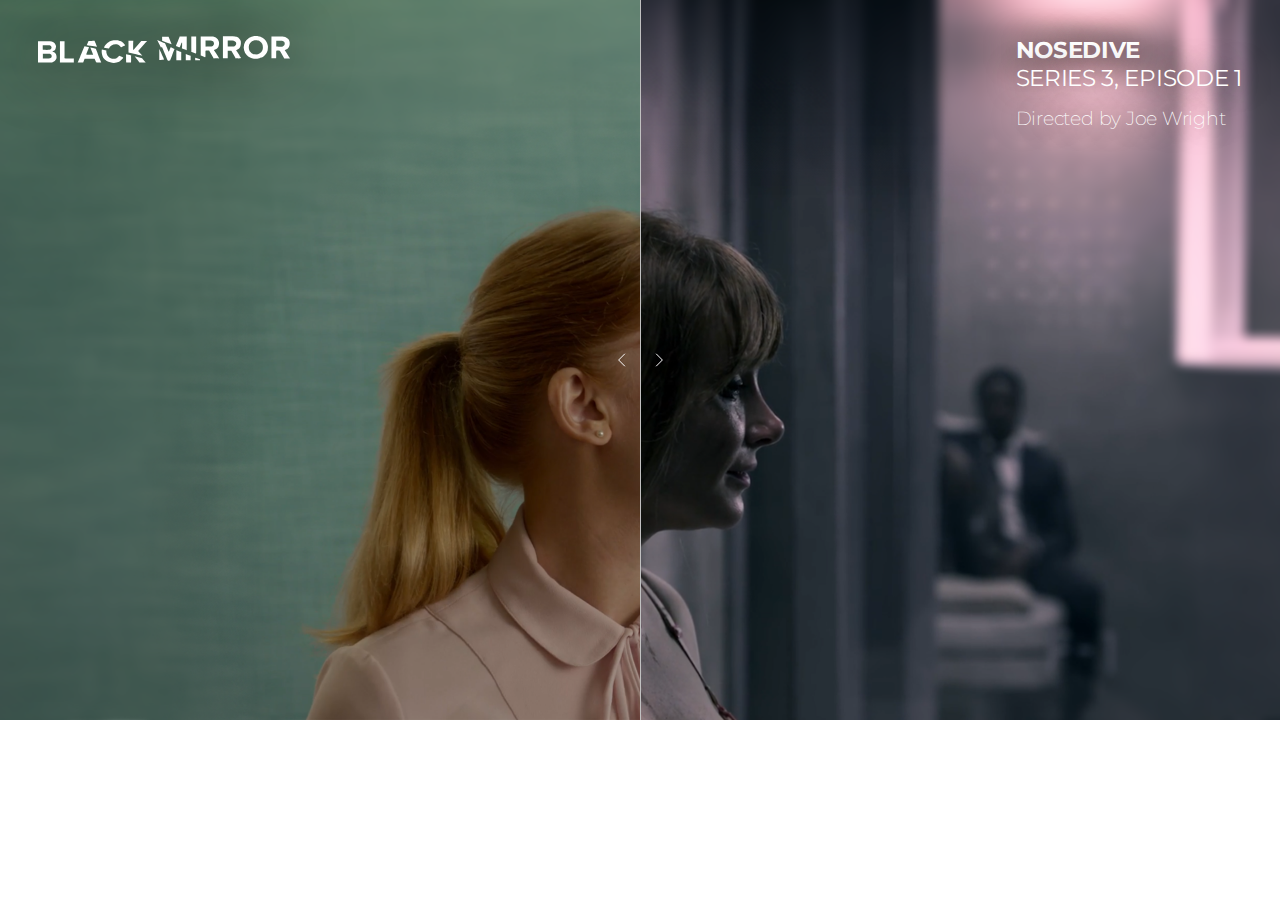
<file: Final/index.html>
<!DOCTYPE html>
<html lang="en">
  <head>
    <meta charset="UTF-8" />
    <meta name="viewport" content="width=device-width, initial-scale=1.0" />
    <title>Mike De Bastiani - DIDES Sprint</title>
    <link rel="stylesheet" href="style.css" />
    <script src="script.js"></script>
  </head>
  <body>
    <div id="instruction">Swipe</div>
    <header class="info">
      <img
        class="logo"
        src="img/Black Mirror_Logo_white.svg"
        alt="Black Mirror Logo"
      />
      <div id="info">
        <div id="ep-title">Nosedive</div>
        <div id="se-ep-title">Series 3, Episode 1</div>
        <div id="author">Directed by Joe Wright</div>
      </div>
    </header>
    <img-comparison-slider>
      <figure slot="first" class="before">
        <img class="bg-image default-img" src="img/Bg_Desktop-Slide-1.png" />
        <img
          class="bg-image mobile-img"
          src="img/Bg_Mobile-Slide-1_cropped.png"
        />
        <figcaption>
          <img class="score" src="img/good-score.svg" alt="Good Score" />
          <div class="quote">
            “We’d need you<br />
            around a 4.5.”
          </div>
        </figcaption>
      </figure>
      <figure slot="second" class="after">
        <img class="bg-image default-img" src="img/Bg_Desktop-Slide-2.png" />
        <img
          class="bg-image mobile-img"
          src="img/Bg_Mobile-Slide-2_cropped.png"
        />
        <figcaption>
          <img class="score" src="img/bad-score.svg" alt="Bad Score" />
          <div class="quote">“She’s, a<br />fucking 1.1.”</div>
        </figcaption>
      </figure>
    </img-comparison-slider>
  </body>
</html>
</file>
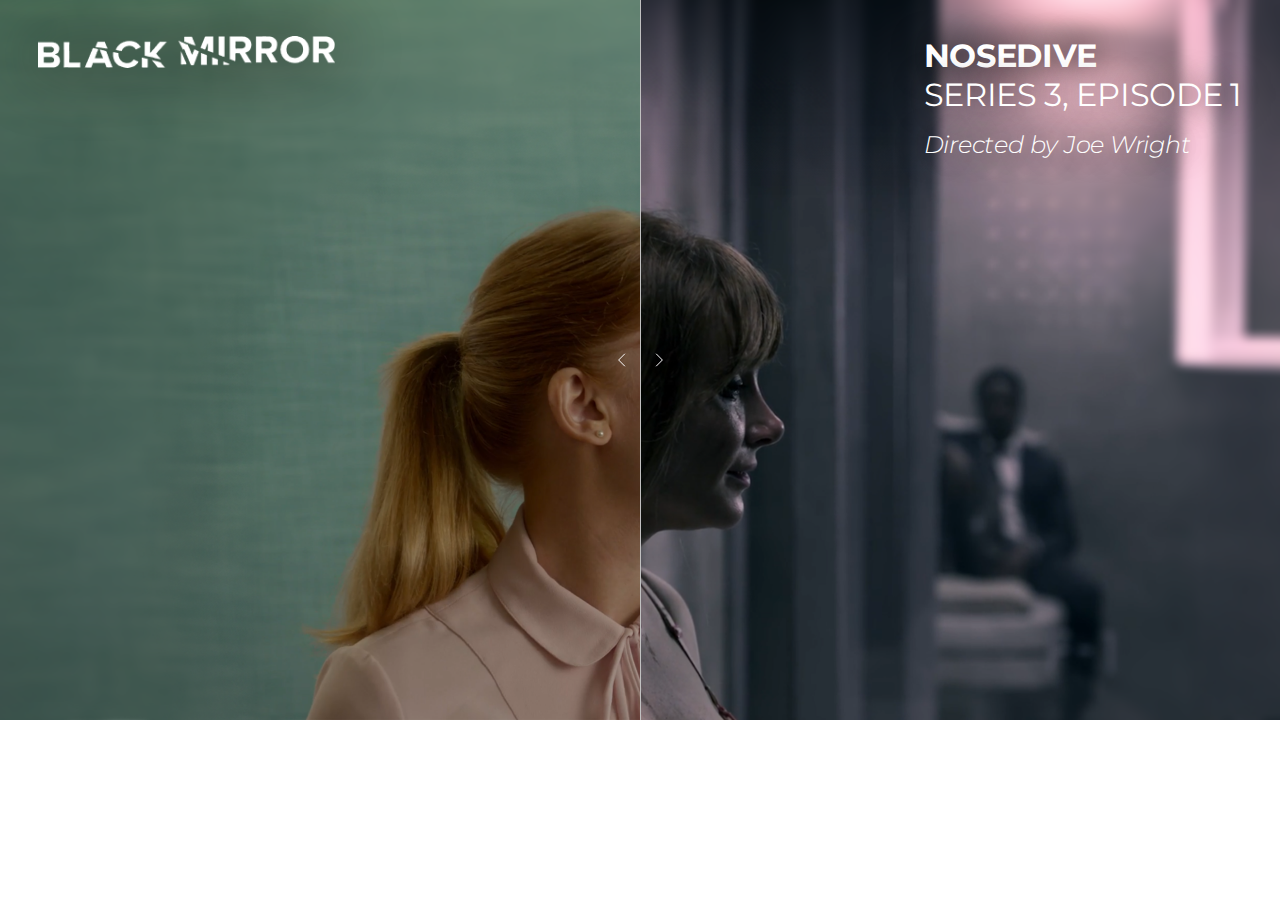
<file: V1_Static/index.html>
<!DOCTYPE html>
<html lang="en">
  <head>
    <meta charset="UTF-8" />
    <meta name="viewport" content="width=device-width, initial-scale=1.0" />
    <title>Mike De Bastiani - DIDES Sprint</title>
    <link rel="stylesheet" href="style.css" />
    <script src="script.js"></script>
  </head>
  <body>
    <header class="info">
      <img
        class="logo"
        src="img/Black Mirror_Logo_white.png"
        alt="Black Mirror Logo"
      />
      <div>
        <div id="ep-title">Nosedive</div>
        <div id="se-ep-title">Series 3, Episode 1</div>
        <div id="author">Directed by Joe Wright</div>
      </div>
    </header>
    <img-comparison-slider>
      <figure slot="first" class="before">
        <img class="bg-image" src="img/Bg_Desktop-Slide-1.png" />
        <figcaption>
          <img class="score" src="img/good-score.svg" alt="Good Score" />
          <div class="quote">
            “We’d need you<br />
            around a 4.5.”
          </div>
        </figcaption>
      </figure>
      <figure slot="second" class="after">
        <img class="bg-image" slot="second" src="img/Bg_Desktop-Slide-2.png" />
        <figcaption>
          <img class="score" src="img/bad-score.svg" alt="Bad Score" />
          <div class="quote">“She’s, a<br />fucking 1.1.”</div>
        </figcaption>
      </figure>
    </img-comparison-slider>
  </body>
</html>
</file>
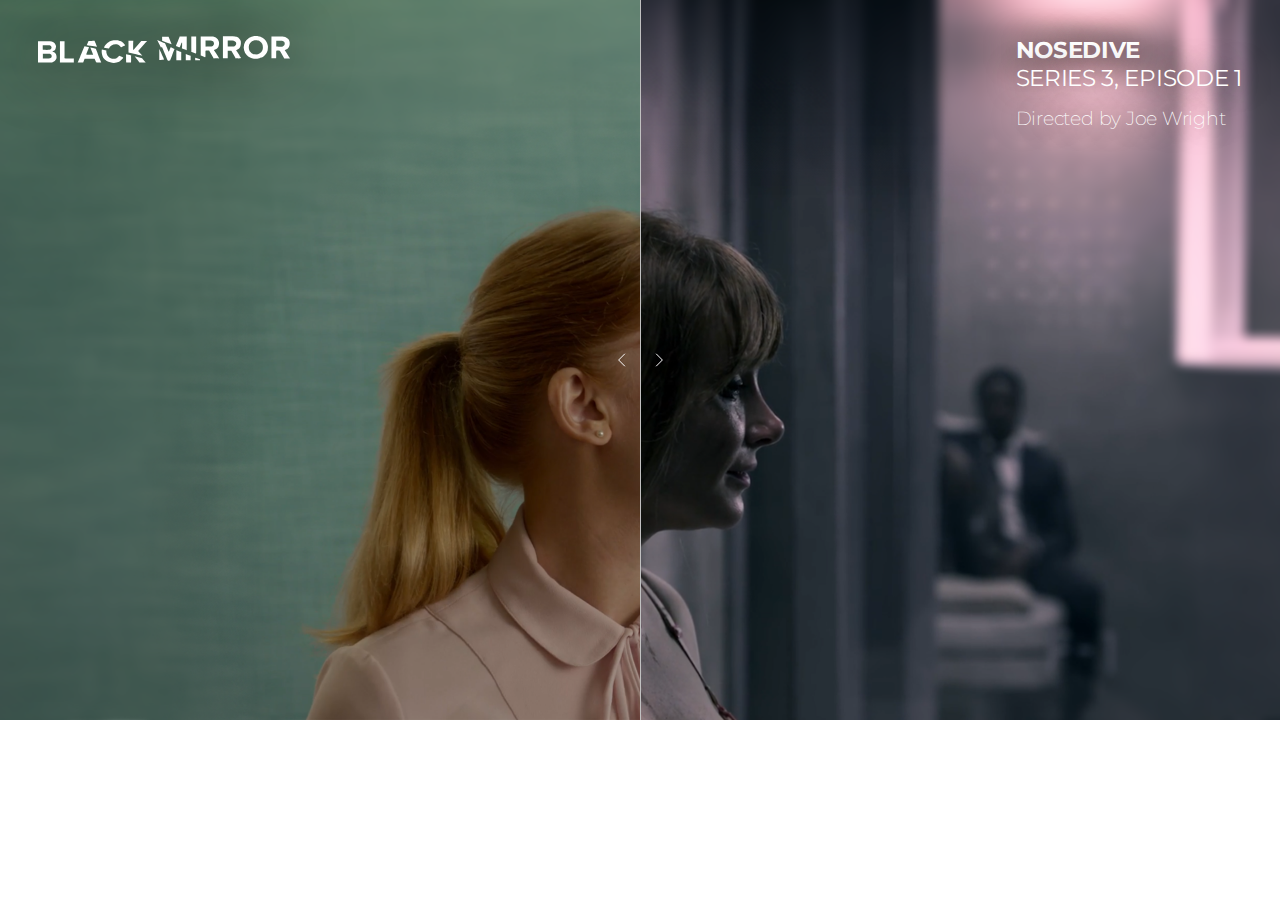
<file: V2_Responsive/index.html>
<!DOCTYPE html>
<html lang="en">
  <head>
    <meta charset="UTF-8" />
    <meta name="viewport" content="width=device-width, initial-scale=1.0" />
    <title>Mike De Bastiani - DIDES Sprint</title>
    <link rel="stylesheet" href="style.css" />
    <script src="script.js"></script>
  </head>
  <body>
    <div id="instruction">Swipe</div>
    <header class="info">
      <img
        class="logo"
        src="img/Black Mirror_Logo_white.svg"
        alt="Black Mirror Logo"
      />
      <div id="info">
        <div id="ep-title">Nosedive</div>
        <div id="se-ep-title">Series 3, Episode 1</div>
        <div id="author">Directed by Joe Wright</div>
      </div>
    </header>
    <img-comparison-slider>
      <figure slot="first" class="before">
        <img class="bg-image default-img" src="img/Bg_Desktop-Slide-1.png" />
        <img class="bg-image mobile-img" src="img/Bg_Mobile-Slide-1.png" />
        <figcaption>
          <img class="score" src="img/good-score.svg" alt="Good Score" />
          <div class="quote">
            “We’d need you<br />
            around a 4.5.”
          </div>
        </figcaption>
      </figure>
      <figure slot="second" class="after">
        <img class="bg-image default-img" src="img/Bg_Desktop-Slide-2.png" />
        <img class="bg-image mobile-img" src="img/Bg_Mobile-Slide-2.png" />
        <figcaption>
          <img class="score" src="img/bad-score.svg" alt="Bad Score" />
          <div class="quote">“She’s, a<br />fucking 1.1.”</div>
        </figcaption>
      </figure>
    </img-comparison-slider>
  </body>
</html>
</file>
<file: Final/style.css>
@import url("https://fonts.googleapis.com/css2?family=Anta&family=Inter:wght@100..900&family=Montserrat:ital,wght@0,100..900;1,100..900&family=Reddit+Mono:wght@200..900&family=Roboto+Mono:ital,wght@0,100..700;1,100..700&family=Roboto:ital,wght@0,100;0,300;0,400;0,500;0,700;0,900;1,100;1,300;1,400;1,500;1,700;1,900&family=Urbanist:ital,wght@0,100..900;1,100..900&display=swap");

* {
  box-sizing: border-box;
  margin: 0;
  font-family: "Montserrat", sans-serif;
  color: white;
}

body {
  height: 100svh;
  overflow: hidden;
  cursor: none;
}

#instruction {
  display: none;
  position: fixed;
  pointer-events: none;
  z-index: 1000;
  font-size: 1.2vw;
  font-weight: 300;
  font-style: italic;
  text-shadow: 0 0 2rem black;
  text-transform: uppercase;
}

header.info {
  opacity: 0; /* Initially hidden */
  transition: opacity 1.5s ease; /* Smooth transition effect */
}

img-comparison-slider {
  visibility: hidden;
}

img-comparison-slider [slot="second"] {
  display: none;
}

img-comparison-slider.rendered {
  visibility: inherit;
}

img-comparison-slider.rendered [slot="second"] {
  display: unset;
}

img-comparison-slider {
  --divider-width: 1px;
  --divider-color: #c0c0c0;
  --default-handle-opacity: 1;
}

header {
  position: absolute;
  z-index: 100;
  padding: 4vh 3vw;
  text-shadow: 0 0 2rem black;
  display: flex;
  width: 100%;
  justify-content: space-between;
}

img.logo {
  filter: drop-shadow(0 0 2rem black);
  align-self: flex-start;
  height: 1.7rem;
}

img.bg-image {
  width: 100vw;
}

#ep-title {
  font-size: 1.8vw;
  font-weight: 700;
  letter-spacing: -0.02rem;
  text-transform: uppercase;
}

#se-ep-title {
  font-size: 1.8vw;
  font-weight: 400;
  letter-spacing: -0.02rem;
  text-transform: uppercase;
}

#author {
  margin-top: 1.5vh;
  font-size: 1.5vw;
  font-weight: 200;
  letter-spacing: -0.015rem;
}

.before figcaption,
.after figcaption {
  position: absolute;
  top: 60%;
  transform: translateY(-50%);
}

.before figcaption {
  right: 14vw;
}

.after figcaption {
  left: 11vw;
}

.score {
  width: 15vw;
}

.quote {
  margin-top: 3vh;
  font-size: 2vw;
  font-style: italic;
  font-weight: 300;
  line-height: 1.2;
}

.default-img {
  display: block;
}

.mobile-img {
  display: none;
}

@media only screen and (max-width: 400px) {
  body {
    height: 100svh;
    cursor: auto;
  }
  .default-img {
    display: none;
  }

  .mobile-img {
    display: block;
  }

  header {
    padding: 2.5vh 5vw;
    text-shadow: 0 0 2rem black;
    display: flex;
    flex-direction: column;
    width: 50vw;
    right: 0;
  }

  img.bg-image {
    width: 100vw;
  }

  img.logo {
    width: 37vw;
    filter: drop-shadow(0 0 2rem black);
  }

  #ep-title {
    margin-top: 1.5rem;
    font-size: 3.8vw;
  }

  #se-ep-title {
    font-size: 3.8vw;
  }

  #author {
    margin-top: 0.5rem;
    font-size: 3.5vw;
  }

  .before figcaption {
    left: 6vw;
  }

  .after figcaption {
    left: 6vw;
  }

  .score {
    width: 35vw;
  }

  .quote {
    margin-top: 1.5vh;
    font-size: 5vw;
    font-style: italic;
    font-weight: 300;
    line-height: 1.2;
  }

  .before figcaption,
  .after figcaption {
    height: 25vh;
    position: absolute;
    top: 33%;
    transform: translateY(-50%);
  }
}
</file>
<file: V1_Static/style.css>
@import url("https://fonts.googleapis.com/css2?family=Anta&family=Inter:wght@100..900&family=Montserrat:ital,wght@0,100..900;1,100..900&family=Reddit+Mono:wght@200..900&family=Roboto+Mono:ital,wght@0,100..700;1,100..700&family=Roboto:ital,wght@0,100;0,300;0,400;0,500;0,700;0,900;1,100;1,300;1,400;1,500;1,700;1,900&family=Urbanist:ital,wght@0,100..900;1,100..900&display=swap");

* {
  box-sizing: border-box;
  margin: 0;
  font-family: "Montserrat", sans-serif;
  color: white;
}

img-comparison-slider {
  visibility: hidden;
}

img-comparison-slider [slot="second"] {
  display: none;
}

img-comparison-slider.rendered {
  visibility: inherit;
}

img-comparison-slider.rendered [slot="second"] {
  display: unset;
}

img-comparison-slider {
  --divider-width: 1px;
  --divider-color: #c0c0c0;
  --default-handle-opacity: 1;
}

header {
  position: absolute;
  z-index: 100;
  padding: 4vh 3vw;
  text-shadow: 0 0 2rem black;
  display: flex;
  width: 100%;
  justify-content: space-between;
}

img.logo {
  height: 2rem;
  filter: drop-shadow(0 0 2rem black);
}

img.bg-image {
  width: 100vw;
}

#ep-title {
  font-size: 2rem;
  font-weight: 700;
  letter-spacing: -0.02rem;
  text-transform: uppercase;
}

#se-ep-title {
  font-size: 2rem;
  font-weight: 400;
  letter-spacing: -0.02rem;
  text-transform: uppercase;
}

#author {
  margin-top: 1rem;
  font-size: 1.5rem;
  font-style: italic;
  font-weight: 300;
  letter-spacing: -0.015rem;
}

.before figcaption,
.after figcaption {
  position: absolute;
  top: 50%;
  transform: translateY(-50%);
}

.before figcaption {
  right: 11vw;
}

.after figcaption {
  left: 10vw;
}

.score {
  width: 15vw;
}

.quote {
  margin-top: 3vh;
  font-size: 2.5rem;
  font-style: italic;
  font-weight: 300;
  line-height: 1.2;
}
</file>
<file: V2_Responsive/style.css>
@import url("https://fonts.googleapis.com/css2?family=Anta&family=Inter:wght@100..900&family=Montserrat:ital,wght@0,100..900;1,100..900&family=Reddit+Mono:wght@200..900&family=Roboto+Mono:ital,wght@0,100..700;1,100..700&family=Roboto:ital,wght@0,100;0,300;0,400;0,500;0,700;0,900;1,100;1,300;1,400;1,500;1,700;1,900&family=Urbanist:ital,wght@0,100..900;1,100..900&display=swap");

* {
  box-sizing: border-box;
  margin: 0;
  font-family: "Montserrat", sans-serif;
  color: white;
}

body {
  height: 100svh;
  overflow: hidden;
  cursor: none;
}

#instruction {
  display: none;
  position: fixed;
  pointer-events: none;
  z-index: 1000;
  font-size: 1.2vw;
  font-weight: 300;
  font-style: italic;
  text-shadow: 0 0 2rem black;
  text-transform: uppercase;
}

header.info {
  opacity: 0; /* Initially hidden */
  transition: opacity 1.5s ease; /* Smooth transition effect */
}

img-comparison-slider {
  visibility: hidden;
}

img-comparison-slider [slot="second"] {
  display: none;
}

img-comparison-slider.rendered {
  visibility: inherit;
}

img-comparison-slider.rendered [slot="second"] {
  display: unset;
}

img-comparison-slider {
  --divider-width: 1px;
  --divider-color: #c0c0c0;
  --default-handle-opacity: 1;
}

header {
  position: absolute;
  z-index: 100;
  padding: 4vh 3vw;
  text-shadow: 0 0 2rem black;
  display: flex;
  width: 100%;
  justify-content: space-between;
}

img.logo {
  filter: drop-shadow(0 0 2rem black);
  align-self: flex-start;
  height: 1.7rem;
}

img.bg-image {
  width: 100vw;
}

#ep-title {
  font-size: 1.8vw;
  font-weight: 700;
  letter-spacing: -0.02rem;
  text-transform: uppercase;
}

#se-ep-title {
  font-size: 1.8vw;
  font-weight: 400;
  letter-spacing: -0.02rem;
  text-transform: uppercase;
}

#author {
  margin-top: 1.5vh;
  font-size: 1.5vw;
  font-weight: 200;
  letter-spacing: -0.015rem;
}

.before figcaption,
.after figcaption {
  position: absolute;
  top: 55%;
  transform: translateY(-50%);
}

.before figcaption {
  right: 11vw;
}

.after figcaption {
  left: 10vw;
}

.score {
  width: 15vw;
}

.quote {
  margin-top: 3vh;
  font-size: 2.5vw;
  font-style: italic;
  font-weight: 300;
  line-height: 1.2;
}

.default-img {
  display: block;
}

.mobile-img {
  display: none;
}

@media only screen and (max-width: 400px) {
  body {
    height: 100svh;
    cursor: auto;
  }
  .default-img {
    display: none;
  }

  .mobile-img {
    display: block;
  }

  header {
    padding: 4vh 5vw;
    text-shadow: 0 0 2rem black;
    display: flex;
    justify-content: space-between;
  }

  img.logo {
    width: 40vw;
    filter: drop-shadow(0 0 2rem black);
  }

  img.bg-image {
    width: 100vw;
  }

  #info {
    display: flex;
    flex-direction: column;
    padding-left: 20vw;
  }

  #ep-title {
    margin-top: -0.3rem;
    font-size: 4.8vw;
    max-width: fit-content;
  }

  #se-ep-title {
    font-size: 4.8vw;
  }

  #author {
    margin-top: 1rem;
    font-size: 1rem;
  }

  .before figcaption {
    left: 10vw;
  }

  .after figcaption {
    left: 10vw;
  }

  .score {
    width: 35vw;
  }

  .quote {
    margin-top: 2vh;
    font-size: 6vw;
    font-style: italic;
    font-weight: 300;
    line-height: 1.2;
  }

  .before figcaption,
  .after figcaption {
    height: 25vh;
    position: absolute;
    top: 35%;
    transform: translateY(-50%);
  }
}
</file>
